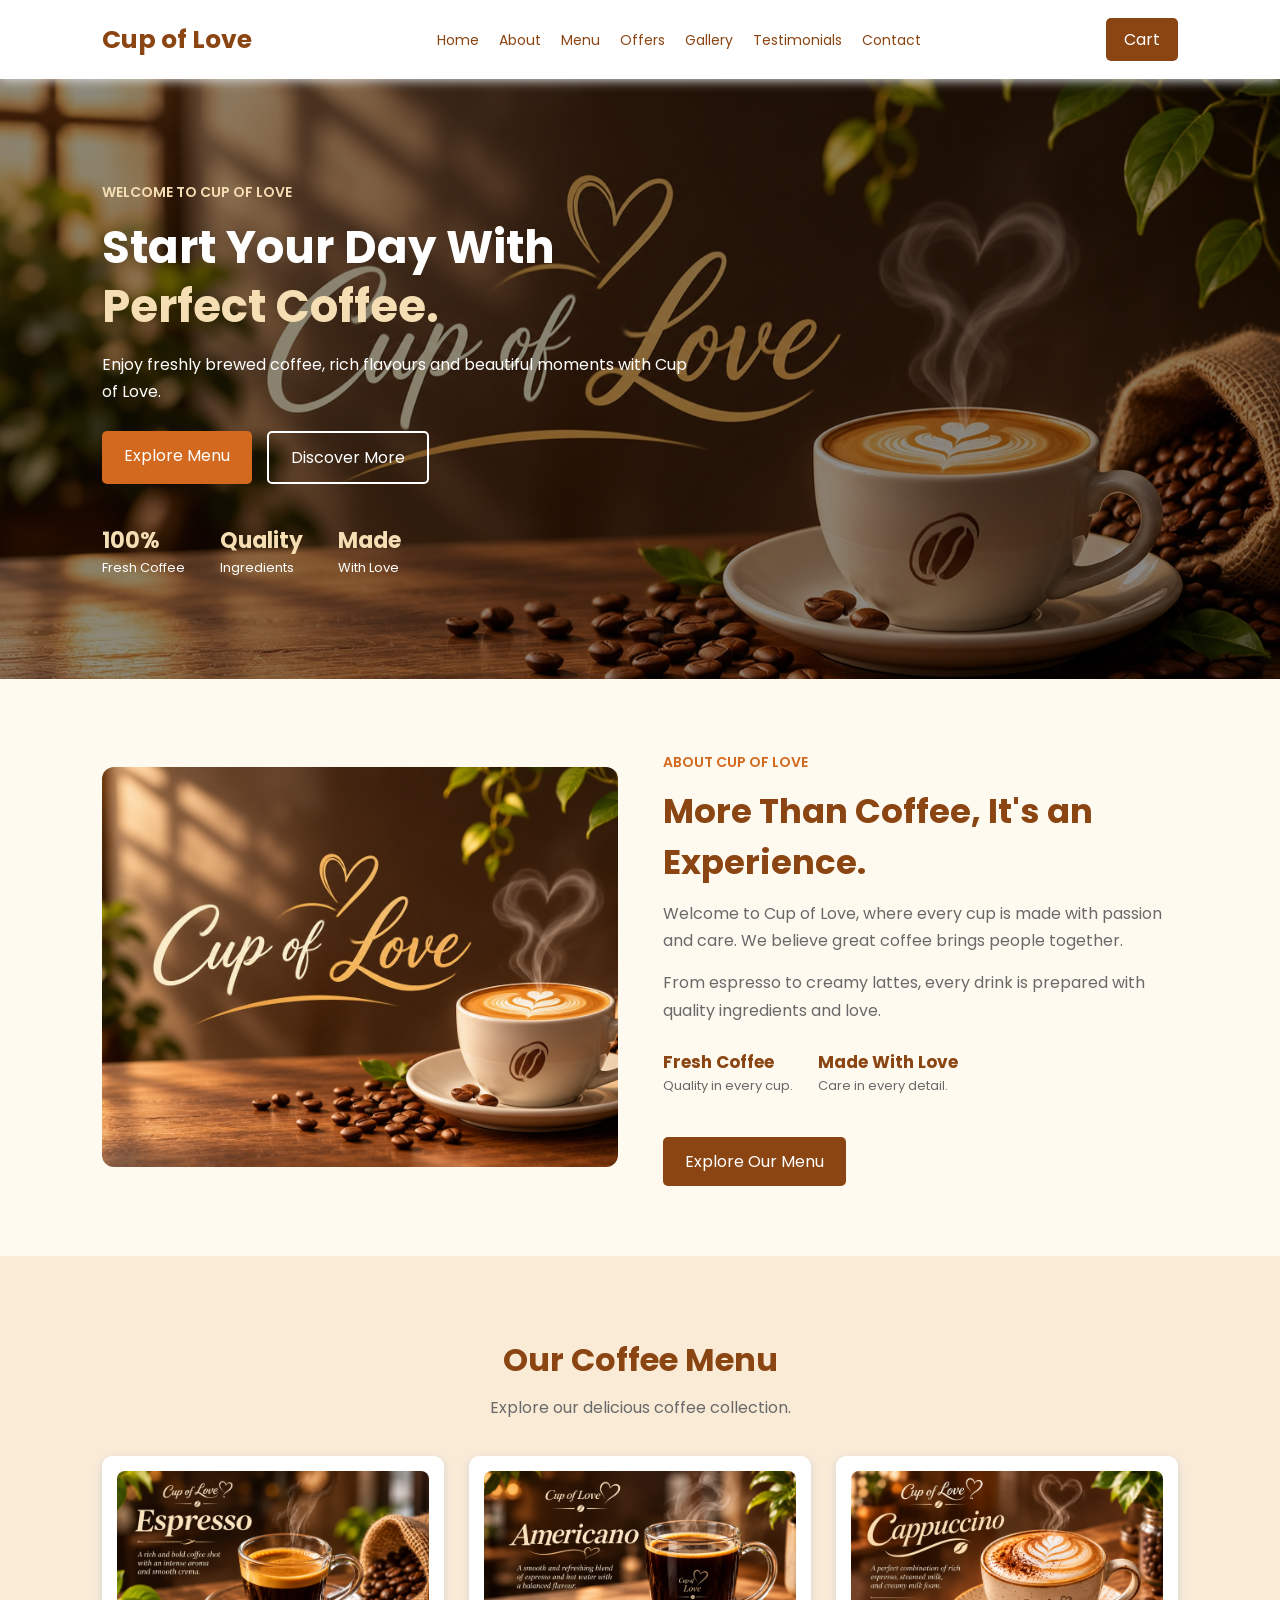
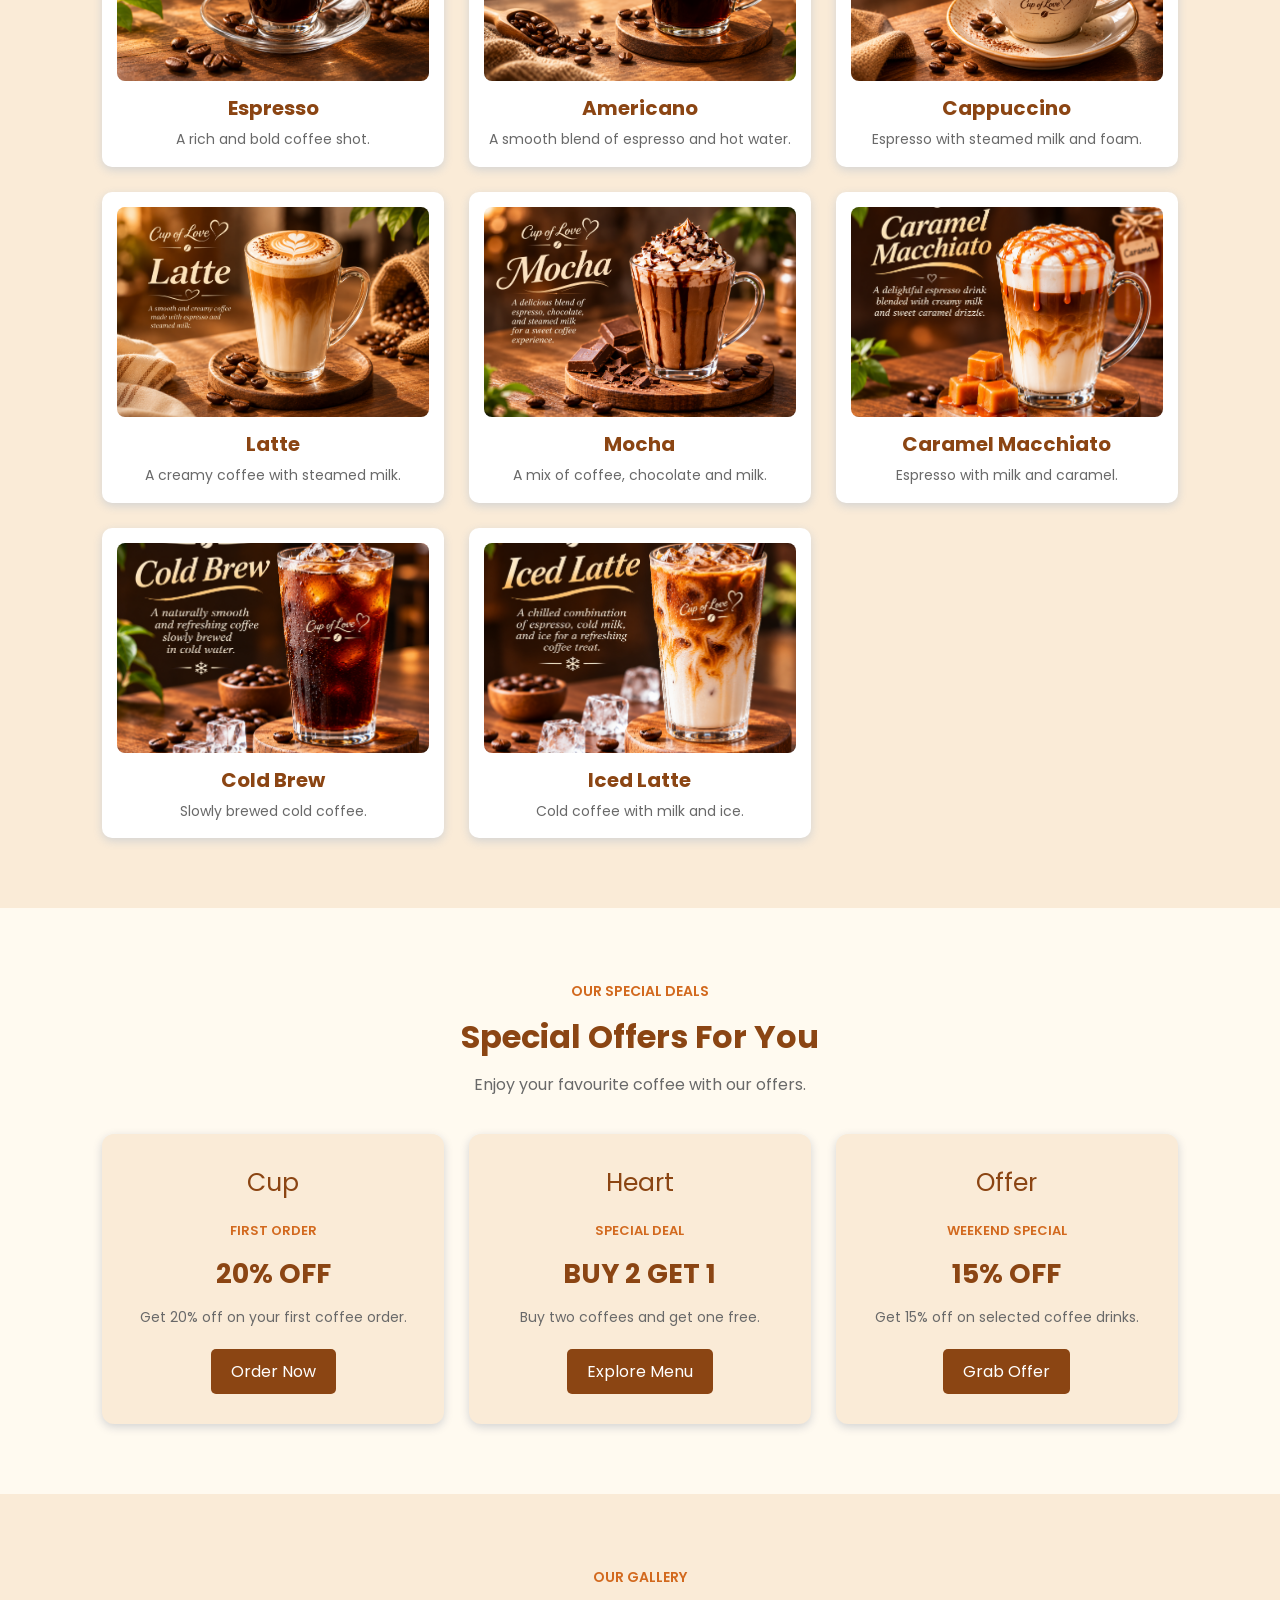
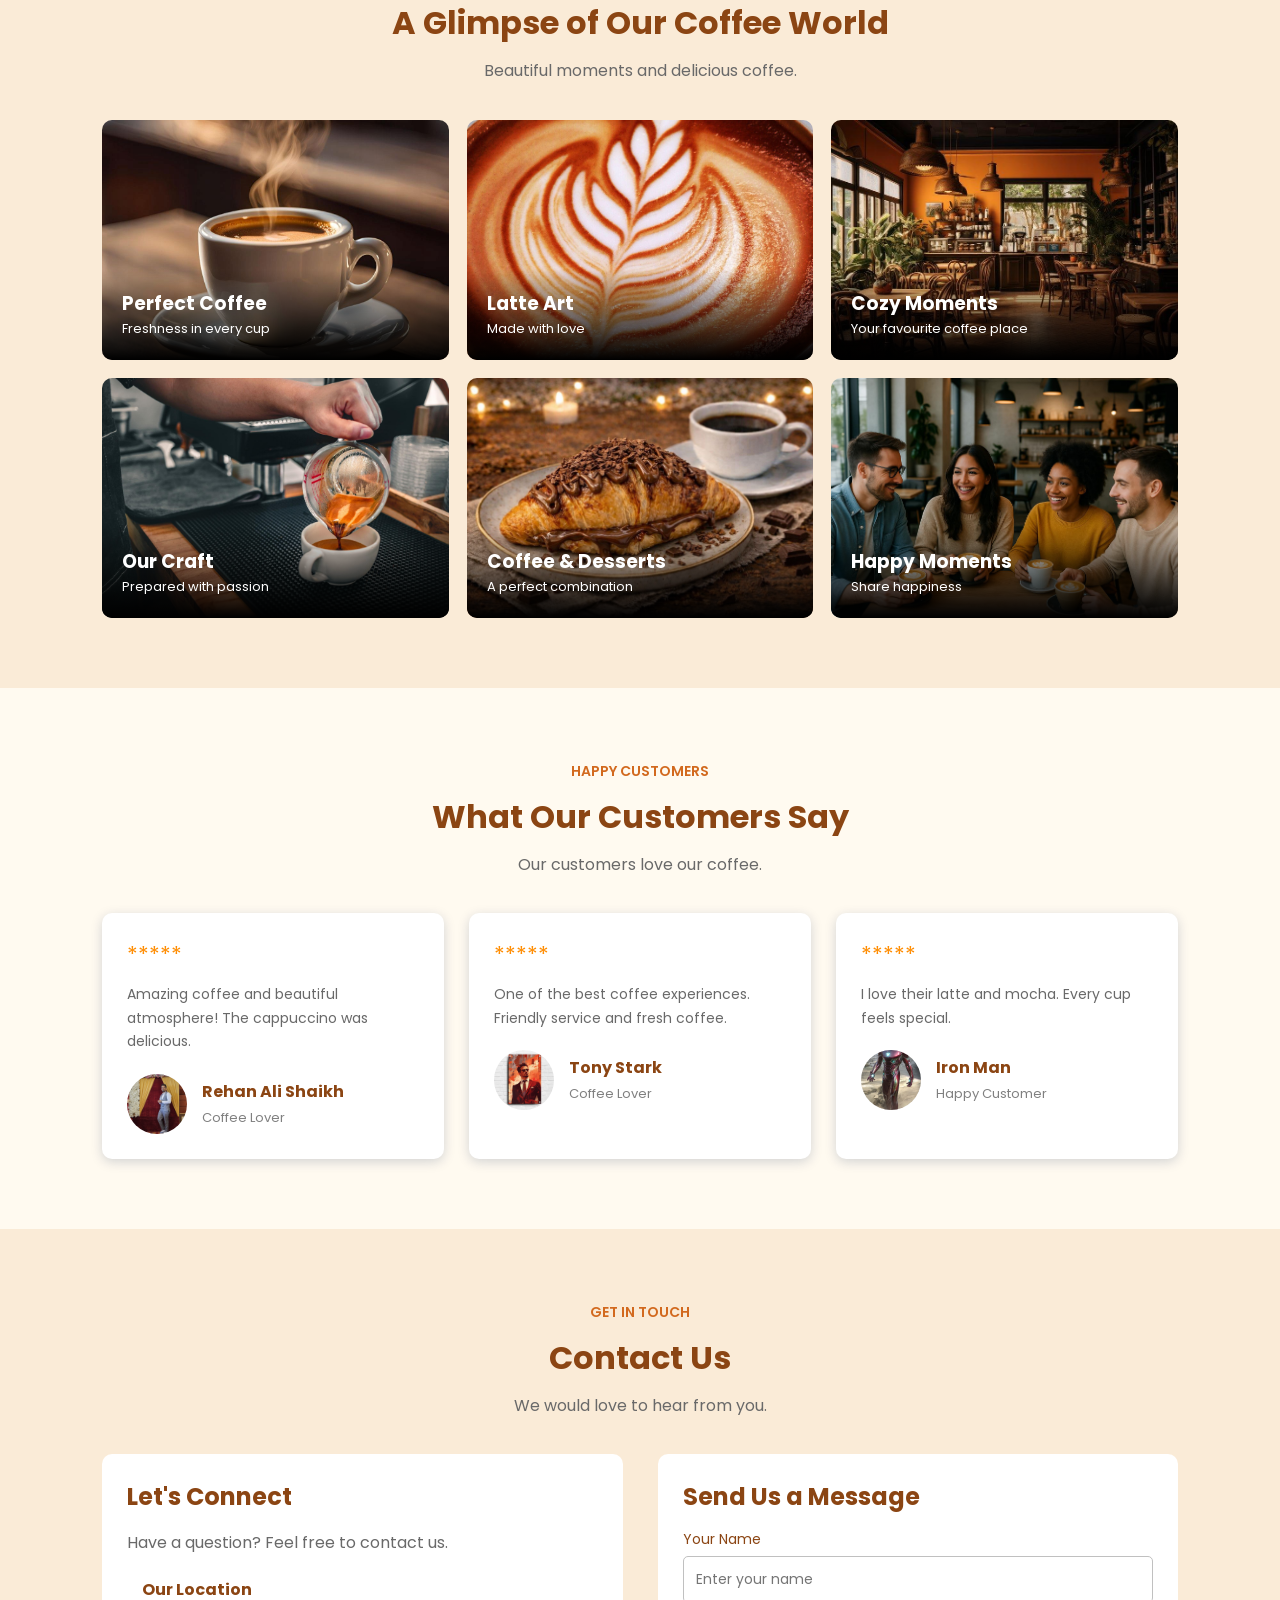
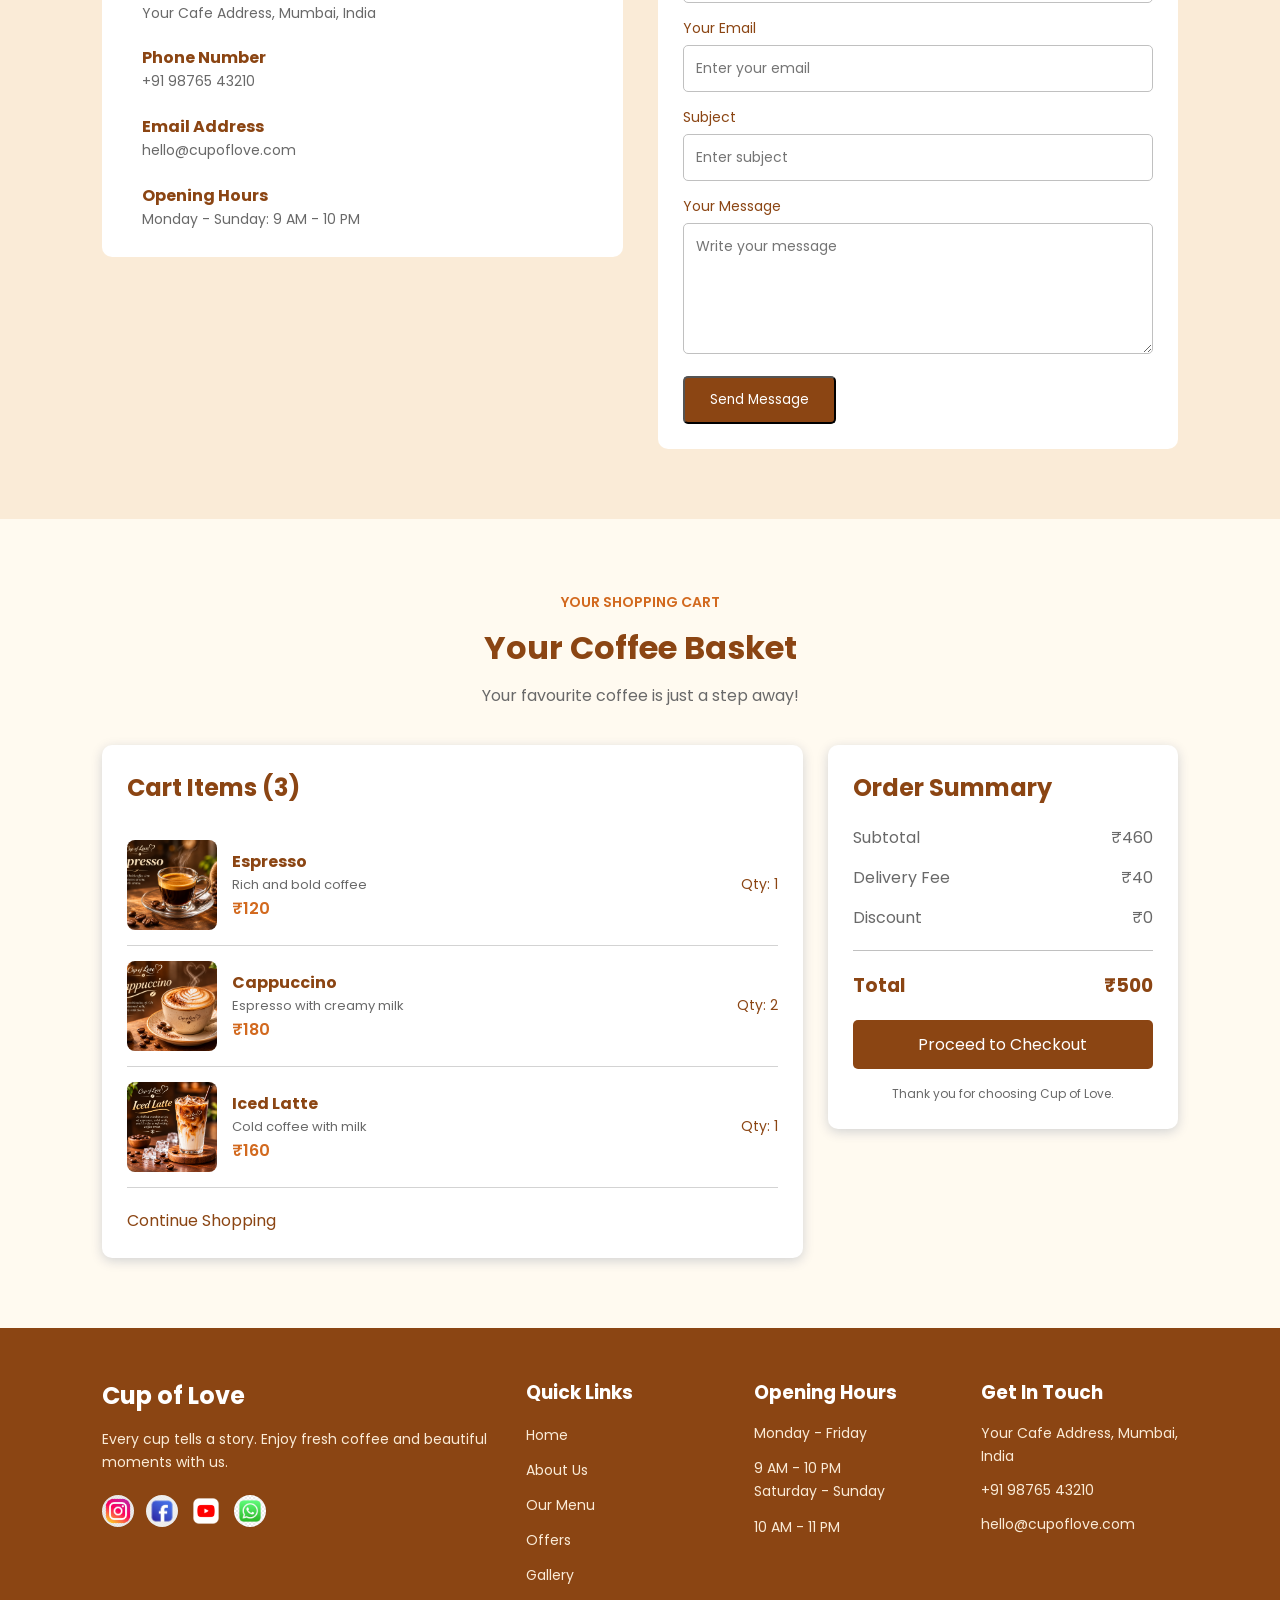
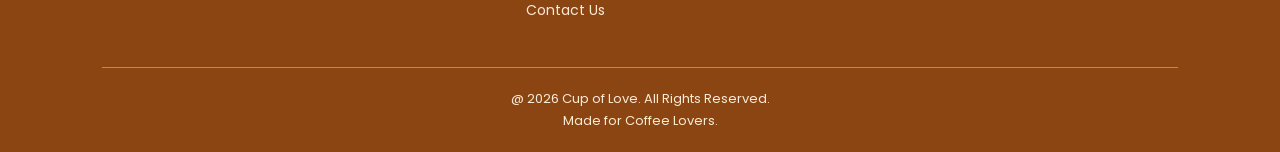
<file: index.html>
<!DOCTYPE html>
<html lang="en">
<head>
    <meta charset="UTF-8">
    <meta name="viewport" content="width=device-width, initial-scale=1.0">
    <title>Cup of Love</title>
    <link rel="icon" href="IMAGE/icon/icon.png">
    <link rel="stylesheet" href="CSS/Home.css">
</head>
<body>

<!-- Navbar -->
<header>
    <nav>
        <a href="#home">Cup of Love</a>
        <ul>
            <li><a href="#home">Home</a></li>
            <li><a href="#about">About</a></li>
            <li><a href="#menu">Menu</a></li>
            <li><a href="#offers">Offers</a></li>
            <li><a href="#gallery">Gallery</a></li>
            <li><a href="#testimonials">Testimonials</a></li>
            <li><a href="#contact">Contact</a></li>
        </ul>
        <a href="#cart">Cart</a>
        <button type="button"></button>
    </nav>
</header>

<!-- Home -->
<section id="home">
    <div class="home-container">
        <div class="home-content">
            <span class="home-tag">WELCOME TO CUP OF LOVE</span>
            <h1>Start Your Day With <span>Perfect Coffee.</span></h1>
            <p>Enjoy freshly brewed coffee, rich flavours and beautiful moments with Cup of Love.</p>

            <div class="home-buttons">
                <a href="#menu" class="home-btn">Explore Menu</a>
                <a href="#about" class="home-btn-outline">Discover More</a>
            </div>

            <div class="home-highlights">
                <div><h3>100%</h3><p>Fresh Coffee</p></div>
                <div><h3>Quality</h3><p>Ingredients</p></div>
                <div><h3>Made</h3><p>With Love</p></div>
            </div>
        </div>
    </div>
</section>

<!-- About -->
<section id="about">
    <div class="about-container">
        <div class="about-image">
            <img src="IMAGE/background.png" alt="Coffee Shop">
        </div>

        <div class="about-content">
            <span class="about-tag">ABOUT CUP OF LOVE</span>
            <h1>More Than Coffee, It's an Experience.</h1>
            <p>Welcome to Cup of Love, where every cup is made with passion and care. We believe great coffee brings people together.</p>
            <p>From espresso to creamy lattes, every drink is prepared with quality ingredients and love.</p>

            <div class="about-features">
                <div><h3>Fresh Coffee</h3><p>Quality in every cup.</p></div>
                <div><h3>Made With Love</h3><p>Care in every detail.</p></div>
            </div>

            <a href="#menu" class="about-btn">Explore Our Menu</a>
        </div>
    </div>
</section>

<!-- Menu -->
<section id="menu">
    <div class="menu-heading">
        <h1>Our Coffee Menu</h1>
        <p>Explore our delicious coffee collection.</p>
    </div>

    <div class="menu-container">
        <div class="menu-card">
            <img src="IMAGE/coffee img/Cup of Love Espresso Banner.png" alt="Espresso">
            <h2>Espresso</h2>
            <p>A rich and bold coffee shot.</p>
        </div>

        <div class="menu-card">
            <img src="IMAGE/coffee img/Cup of Love Americano Café Ad-1.png" alt="Americano">
            <h2>Americano</h2>
            <p>A smooth blend of espresso and hot water.</p>
        </div>

        <div class="menu-card">
            <img src="IMAGE/coffee img/Cup of Love Cappuccino Poster.png" alt="Cappuccino">
            <h2>Cappuccino</h2>
            <p>Espresso with steamed milk and foam.</p>
        </div>

        <div class="menu-card">
            <img src="IMAGE/coffee img/Cup of Love Latte Café Scene.png" alt="Latte">
            <h2>Latte</h2>
            <p>A creamy coffee with steamed milk.</p>
        </div>

        <div class="menu-card">
            <img src="IMAGE/coffee img/Cup of Love Mocha Delight.png" alt="Mocha">
            <h2>Mocha</h2>
            <p>A mix of coffee, chocolate and milk.</p>
        </div>

        <div class="menu-card">
            <img src="IMAGE/coffee img/Caramel Macchiato Coffee Poster.png" alt="Caramel Macchiato">
            <h2>Caramel Macchiato</h2>
            <p>Espresso with milk and caramel.</p>
        </div>

        <div class="menu-card">
            <img src="IMAGE/coffee img/Cup of Love Cold Brew Poster.png" alt="Cold Brew">
            <h2>Cold Brew</h2>
            <p>Slowly brewed cold coffee.</p>
        </div>

        <div class="menu-card">
            <img src="IMAGE/coffee img/Cup of Love Iced Latte.png" alt="Iced Latte">
            <h2>Iced Latte</h2>
            <p>Cold coffee with milk and ice.</p>
        </div>
    </div>
</section>

<!-- Offers -->
<section id="offers">
    <div class="offers-heading">
        <span>OUR SPECIAL DEALS</span>
        <h1>Special Offers For You</h1>
        <p>Enjoy your favourite coffee with our offers.</p>
    </div>

    <div class="offers-container">
        <div class="offer-card offer-one">
            <div class="offer-icon">Cup</div>
            <span class="offer-label">FIRST ORDER</span>
            <h2>20% OFF</h2>
            <p>Get 20% off on your first coffee order.</p>
            <a href="#menu" class="offer-btn">Order Now</a>
        </div>

        <div class="offer-card offer-two">
            <div class="offer-icon">Heart</div>
            <span class="offer-label">SPECIAL DEAL</span>
            <h2>BUY 2 GET 1</h2>
            <p>Buy two coffees and get one free.</p>
            <a href="#menu" class="offer-btn">Explore Menu</a>
        </div>

        <div class="offer-card offer-three">
            <div class="offer-icon">Offer</div>
            <span class="offer-label">WEEKEND SPECIAL</span>
            <h2>15% OFF</h2>
            <p>Get 15% off on selected coffee drinks.</p>
            <a href="#menu" class="offer-btn">Grab Offer</a>
        </div>
    </div>
</section>

<!-- Gallery -->
<section id="gallery">
    <div class="gallery-heading">
        <span>OUR GALLERY</span>
        <h1>A Glimpse of Our Coffee World</h1>
        <p>Beautiful moments and delicious coffee.</p>
    </div>

    <div class="gallery-container">
        <div class="gallery-item">
            <img src="IMAGE/gallery/g1.jpg" alt="Coffee">
            <div class="gallery-overlay"><h3>Perfect Coffee</h3><p>Freshness in every cup</p></div>
        </div>

        <div class="gallery-item">
            <img src="IMAGE/gallery/g2.jpg" alt="Latte Art">
            <div class="gallery-overlay"><h3>Latte Art</h3><p>Made with love</p></div>
        </div>

        <div class="gallery-item">
            <img src="IMAGE/gallery/g3.jpg" alt="Coffee Shop">
            <div class="gallery-overlay"><h3>Cozy Moments</h3><p>Your favourite coffee place</p></div>
        </div>

        <div class="gallery-item">
            <img src="IMAGE/gallery/g4.jpg" alt="Coffee Preparation">
            <div class="gallery-overlay"><h3>Our Craft</h3><p>Prepared with passion</p></div>
        </div>

        <div class="gallery-item">
            <img src="IMAGE/gallery/g5.jpg" alt="Coffee and Desserts">
            <div class="gallery-overlay"><h3>Coffee & Desserts</h3><p>A perfect combination</p></div>
        </div>

        <div class="gallery-item">
            <img src="IMAGE/gallery/friends.jpg" alt="Friends">
            <div class="gallery-overlay"><h3>Happy Moments</h3><p>Share happiness</p></div>
        </div>
    </div>
</section>

<!-- Testimonials -->
<section id="testimonials">
    <div class="testimonial-heading">
        <span>HAPPY CUSTOMERS</span>
        <h1>What Our Customers Say</h1>
        <p>Our customers love our coffee.</p>
    </div>

    <div class="testimonial-container">
        <div class="testimonial-card">
            <div class="customer-stars">*****</div>
            <p class="customer-review">Amazing coffee and beautiful atmosphere! The cappuccino was delicious.</p>
            <div class="customer-info">
                <img src="IMAGE/review/rehan.jpeg" alt="Rehan">
                <div><h3>Rehan Ali Shaikh</h3><span>Coffee Lover</span></div>
            </div>
        </div>

        <div class="testimonial-card">
            <div class="customer-stars">*****</div>
            <p class="customer-review">One of the best coffee experiences. Friendly service and fresh coffee.</p>
            <div class="customer-info">
                <img src="IMAGE/review/tony.webp" alt="Tony">
                <div><h3>Tony Stark</h3><span>Coffee Lover</span></div>
            </div>
        </div>

        <div class="testimonial-card">
            <div class="customer-stars">*****</div>
            <p class="customer-review">I love their latte and mocha. Every cup feels special.</p>
            <div class="customer-info">
                <img src="IMAGE/review/does-tony-starks-iron-man-suit-require-intensive-training-v0-m0lab73raasa1.webp" alt="Customer">
                <div><h3>Iron Man</h3><span>Happy Customer</span></div>
            </div>
        </div>
    </div>
</section>

<!-- Contact -->
<section id="contact">
    <div class="contact-heading">
        <span>GET IN TOUCH</span>
        <h1>Contact Us</h1>
        <p>We would love to hear from you.</p>
    </div>

    <div class="contact-container">
        <div class="contact-info">
            <h2>Let's Connect</h2>
            <p>Have a question? Feel free to contact us.</p>

            <div class="contact-detail">
                <span></span>
                <div><h3>Our Location</h3><p>Your Cafe Address, Mumbai, India</p></div>
            </div>

            <div class="contact-detail">
                <span></span>
                <div><h3>Phone Number</h3><p>+91 98765 43210</p></div>
            </div>

            <div class="contact-detail">
                <span></span>
                <div><h3>Email Address</h3><p>hello@cupoflove.com</p></div>
            </div>

            <div class="contact-detail">
                <span></span>
                <div><h3>Opening Hours</h3><p>Monday - Sunday: 9 AM - 10 PM</p></div>
            </div>
        </div>

        <div class="contact-form">
            <h2>Send Us a Message</h2>
            <form action="#" method="post">
                <div class="form-group">
                    <label for="name">Your Name</label>
                    <input type="text" id="name" name="name" placeholder="Enter your name" required>
                </div>

                <div class="form-group">
                    <label for="email">Your Email</label>
                    <input type="email" id="email" name="email" placeholder="Enter your email" required>
                </div>

                <div class="form-group">
                    <label for="subject">Subject</label>
                    <input type="text" id="subject" name="subject" placeholder="Enter subject" required>
                </div>

                <div class="form-group">
                    <label for="message">Your Message</label>
                    <textarea id="message" name="message" rows="5" placeholder="Write your message" required></textarea>
                </div>

                <button type="submit" class="contact-btn">Send Message</button>
            </form>
        </div>
    </div>
</section>

<!-- Cart -->
<section id="cart">
    <div class="cart-heading">
        <span>YOUR SHOPPING CART</span>
        <h1>Your Coffee Basket</h1>
        <p>Your favourite coffee is just a step away!</p>
    </div>

    <div class="cart-container">
        <div class="cart-items">
            <h2>Cart Items (3)</h2>

            <div class="cart-item">
                <img src="IMAGE/coffee img/Cup of Love Espresso Banner.png" alt="Espresso">
                <div class="cart-item-info">
                    <h3>Espresso</h3>
                    <p>Rich and bold coffee</p>
                    <span class="cart-price">₹120</span>
                </div>
                <div class="cart-quantity"><span>Qty: 1</span></div>
            </div>

            <div class="cart-item">
                <img src="IMAGE/coffee img/Cup of Love Cappuccino Poster.png" alt="Cappuccino">
                <div class="cart-item-info">
                    <h3>Cappuccino</h3>
                    <p>Espresso with creamy milk</p>
                    <span class="cart-price">₹180</span>
                </div>
                <div class="cart-quantity"><span>Qty: 2</span></div>
            </div>

            <div class="cart-item">
                <img src="IMAGE/coffee img/Cup of Love Iced Latte.png" alt="Iced Latte">
                <div class="cart-item-info">
                    <h3>Iced Latte</h3>
                    <p>Cold coffee with milk</p>
                    <span class="cart-price">₹160</span>
                </div>
                <div class="cart-quantity"><span>Qty: 1</span></div>
            </div>

            <a href="#menu" class="continue-shopping">Continue Shopping</a>
        </div>

        <div class="cart-summary">
            <h2>Order Summary</h2>
            <div class="summary-row"><span>Subtotal</span><span>₹460</span></div>
            <div class="summary-row"><span>Delivery Fee</span><span>₹40</span></div>
            <div class="summary-row"><span>Discount</span><span>₹0</span></div>
            <div class="summary-divider"></div>
            <div class="summary-total"><h3>Total</h3><h3>₹500</h3></div>
            <a href="#contact" class="checkout-btn">Proceed to Checkout</a>
            <p class="cart-note">Thank you for choosing Cup of Love.</p>
        </div>
    </div>
</section>

<!-- Footer -->
<footer id="footer">
    <div class="footer-container">
        <div class="footer-box footer-about">
            <h2>Cup of Love</h2>
            <p>Every cup tells a story. Enjoy fresh coffee and beautiful moments with us.</p>

            <div class="footer-social">
                <a href="#" aria-label="Instagram"><img src="IMAGE/icon/instagram-vector-logo-icon-social-media-logotype_901408-392.avif" alt=""></a>
                <a href="#" aria-label="Facebook"><img src="IMAGE/icon/facebook.jpg" alt=""></a>
                <a href="#" aria-label="YouTube"><img src="IMAGE/icon/youtub.webp" alt=""></a>
                <a href="#" aria-label="WhatsApp"><img src="IMAGE/icon/whatsapp.jpg" alt=""></a>
            </div>
        </div>

        <div class="footer-box">
            <h3>Quick Links</h3>
            <ul>
                <li><a href="#home">Home</a></li>
                <li><a href="#about">About Us</a></li>
                <li><a href="#menu">Our Menu</a></li>
                <li><a href="#offers">Offers</a></li>
                <li><a href="#gallery">Gallery</a></li>
                <li><a href="#contact">Contact Us</a></li>
            </ul>
        </div>

        <div class="footer-box">
            <h3>Opening Hours</h3>
            <p>Monday - Friday</p>
            <span>9 AM - 10 PM</span>
            <p>Saturday - Sunday</p>
            <span>10 AM - 11 PM</span>
        </div>

        <div class="footer-box">
            <h3>Get In Touch</h3>
            <p>Your Cafe Address, Mumbai, India</p>
            <p>+91 98765 43210</p>
            <p>hello@cupoflove.com</p>
        </div>
    </div>

    <div class="footer-bottom">
        <p>@ 2026 Cup of Love. All Rights Reserved.</p>
        <p>Made for Coffee Lovers.</p>
    </div>
</footer>

</body>
</html>
</file>
<file: CSS/Home.css>
@import url('https://fonts.googleapis.com/css2?family=Poppins:wght@300;400;500;600;700&display=swap');

/* Common CSS */
* {
    margin: 0;
    padding: 0;
    box-sizing: border-box;
    font-family: 'Poppins', sans-serif;
}

html {
    scroll-behavior: smooth;
}

body {
    background-color: floralwhite;
    color: saddlebrown;
}

section {
    padding: 70px 8%;
}

h1, h2, h3 {
    color: saddlebrown;
}

p {
    color: dimgray;
    line-height: 1.7;
}

a {
    text-decoration: none;
}

button, a {
    transition: 0.3s;
}

/* Navbar */
header {
    background-color: white;
    padding: 18px 8%;
    box-shadow: 0 2px 10px lightgray;
    position: sticky;
    top: 0;
    z-index: 100;
}

nav {
    display: flex;
    justify-content: space-between;
    align-items: center;
    gap: 20px;
}

nav > a:first-child {
    font-size: 25px;
    font-weight: 700;
    color: saddlebrown;
}

nav ul {
    display: flex;
    align-items: center;
    gap: 20px;
    list-style: none;
}

nav ul li a {
    color: saddlebrown;
    font-size: 14px;
}

nav ul li a:hover {
    color: chocolate;
}

nav > a:last-of-type {
    background-color: saddlebrown;
    color: white;
    padding: 9px 18px;
    border-radius: 5px;
}

nav > a:last-of-type:hover {
    background-color: chocolate;
}

nav button {
    display: none;
}

/* Home Section */
#home {
    min-height: 600px;
    display: flex;
    align-items: center;
    background-image: url("../IMAGE/background.png");
    background-size: cover;
    background-position: center;
    background-repeat: no-repeat;
    position: relative;
}

#home::before {
    content: "";
    position: absolute;
    inset: 0;
    background-color: rgba(0, 0, 0, 0.45);
}

.home-container {
    width: 100%;
    position: relative;
    z-index: 1;
}

.home-content {
    max-width: 600px;
}

.home-tag {
    color: wheat;
    font-size: 14px;
    font-weight: 600;
}

.home-content h1 {
    color: white;
    font-size: 45px;
    line-height: 1.3;
    margin: 15px 0;
}

.home-content h1 span {
    color: wheat;
}

.home-content p {
    color: white;
    margin-bottom: 25px;
}

.home-buttons {
    display: flex;
    gap: 15px;
    flex-wrap: wrap;
}

.home-btn,
.home-btn-outline {
    display: inline-block;
    padding: 12px 22px;
    border-radius: 5px;
}

.home-btn {
    background-color: chocolate;
    color: white;
}

.home-btn:hover {
    background-color: saddlebrown;
    transform: translateY(-3px);
}

.home-btn-outline {
    border: 2px solid white;
    color: white;
}

.home-btn-outline:hover {
    background-color: white;
    color: saddlebrown;
}

.home-highlights {
    display: flex;
    gap: 35px;
    margin-top: 40px;
    flex-wrap: wrap;
}

.home-highlights h3 {
    color: wheat;
    font-size: 22px;
}

.home-highlights p {
    font-size: 13px;
    margin: 0;
}

/* About Section */
#about {
    background-color: floralwhite;
}

.about-container {
    display: flex;
    align-items: center;
    gap: 45px;
}

.about-image,
.about-content {
    flex: 1;
    min-width: 0;
}

.about-image img {
    width: 100%;
    height: 400px;
    object-fit: cover;
    display: block;
    border-radius: 12px;
}

.about-tag {
    color: chocolate;
    font-weight: 600;
    font-size: 14px;
}

.about-content h1 {
    font-size: 34px;
    margin: 12px 0;
}

.about-content p {
    margin-bottom: 15px;
}

.about-features {
    display: flex;
    gap: 25px;
    margin: 25px 0;
}

.about-features h3 {
    font-size: 17px;
}

.about-features p {
    font-size: 13px;
}

.about-btn {
    display: inline-block;
    background-color: saddlebrown;
    color: white;
    padding: 12px 22px;
    border-radius: 5px;
}

.about-btn:hover {
    background-color: chocolate;
}

/* Menu Section */
#menu {
    background-color: antiquewhite;
}

.menu-heading,
.offers-heading,
.gallery-heading,
.testimonial-heading,
.contact-heading,
.cart-heading {
    text-align: center;
    margin-bottom: 35px;
}

.menu-heading h1,
.offers-heading h1,
.gallery-heading h1,
.testimonial-heading h1,
.contact-heading h1,
.cart-heading h1 {
    font-size: 32px;
    margin: 10px 0;
}

.menu-container {
    display: grid;
    grid-template-columns: repeat(3, minmax(0, 1fr));
    gap: 25px;
}

.menu-card {
    background-color: white;
    padding: 15px;
    border-radius: 10px;
    text-align: center;
    box-shadow: 0 3px 10px lightgray;
    transition: 0.3s;
    overflow: hidden;
}

.menu-card:hover {
    transform: translateY(-7px);
    box-shadow: 0 8px 18px silver;
}

.menu-card img {
    width: 100%;
    height: 210px;
    object-fit: cover;
    display: block;
    border-radius: 8px;
}

.menu-card h2 {
    font-size: 20px;
    margin: 12px 0 5px;
}

.menu-card p {
    font-size: 14px;
}

/* Offers Section */
#offers {
    background-color: floralwhite;
}

.offers-heading span,
.gallery-heading span,
.testimonial-heading span,
.contact-heading span,
.cart-heading span {
    color: chocolate;
    font-size: 14px;
    font-weight: 600;
}

.offers-container {
    display: grid;
    grid-template-columns: repeat(3, minmax(0, 1fr));
    gap: 25px;
}

.offer-card {
    padding: 30px 22px;
    border-radius: 12px;
    text-align: center;
    background-color: antiquewhite;
    box-shadow: 0 3px 10px lightgray;
    transition: 0.3s;
}

.offer-card:hover {
    transform: translateY(-7px);
}

.offer-icon {
    font-size: 25px;
    margin-bottom: 15px;
}

.offer-label {
    color: chocolate;
    font-size: 13px;
    font-weight: 600;
}

.offer-card h2 {
    font-size: 27px;
    margin: 12px 0;
}

.offer-card p {
    font-size: 14px;
    margin-bottom: 20px;
}

.offer-btn {
    display: inline-block;
    background-color: saddlebrown;
    color: white;
    padding: 10px 20px;
    border-radius: 5px;
}

.offer-btn:hover {
    background-color: chocolate;
}

/* Gallery Section */
#gallery {
    background-color: antiquewhite;
}

.gallery-container {
    display: grid;
    grid-template-columns: repeat(3, minmax(0, 1fr));
    gap: 18px;
}

.gallery-item {
    height: 240px;
    position: relative;
    overflow: hidden;
    border-radius: 10px;
}

.gallery-item img {
    width: 100%;
    height: 100%;
    object-fit: cover;
    display: block;
    transition: 0.4s;
}

.gallery-item:hover img {
    transform: scale(1.08);
}

.gallery-overlay {
    position: absolute;
    left: 0;
    bottom: 0;
    width: 100%;
    padding: 20px;
    background: linear-gradient(transparent, black);
    color: white;
}

.gallery-overlay h3 {
    color: white;
}

.gallery-overlay p {
    color: white;
    font-size: 13px;
}

/* Testimonials */
#testimonials {
    background-color: floralwhite;
}

.testimonial-container {
    display: grid;
    grid-template-columns: repeat(3, minmax(0, 1fr));
    gap: 25px;
}

.testimonial-card {
    background-color: white;
    padding: 25px;
    border-radius: 10px;
    box-shadow: 0 3px 12px lightgray;
    transition: 0.3s;
}

.testimonial-card:hover {
    transform: translateY(-5px);
}

.customer-stars {
    color: darkorange;
    font-size: 22px;
    margin-bottom: 12px;
}

.customer-review {
    font-size: 14px;
    margin-bottom: 20px;
}

.customer-info {
    display: flex;
    align-items: center;
    gap: 15px;
}

.customer-info img {
    width: 60px;
    height: 60px;
    object-fit: cover;
    border-radius: 50%;
}

.customer-info h3 {
    font-size: 16px;
}

.customer-info span {
    color: gray;
    font-size: 13px;
}

/* Contact Section */
#contact {
    background-color: antiquewhite;
}

.contact-container {
    display: flex;
    align-items: flex-start;
    gap: 35px;
}

.contact-info,
.contact-form {
    flex: 1;
    min-width: 0;
    background-color: white;
    padding: 25px;
    border-radius: 10px;
}

.contact-info h2,
.contact-form h2 {
    margin-bottom: 15px;
}

.contact-detail {
    display: flex;
    gap: 15px;
    margin-top: 20px;
}

.contact-detail h3 {
    font-size: 16px;
}

.contact-detail p {
    font-size: 14px;
}

.form-group {
    margin-bottom: 15px;
}

.form-group label {
    display: block;
    margin-bottom: 6px;
    color: saddlebrown;
    font-size: 14px;
}

.form-group input,
.form-group textarea {
    width: 100%;
    padding: 12px;
    border: 1px solid silver;
    border-radius: 5px;
    outline: none;
    font-size: 14px;
}

.form-group input:focus,
.form-group textarea:focus {
    border-color: chocolate;
}

.form-group textarea {
    resize: vertical;
}

.contact-btn {
    background-color: saddlebrown;
    color: white;
    padding: 12px 25px;
    border-radius: 5px;
}

.contact-btn:hover {
    background-color: chocolate;
}

/* Cart Section */
#cart {
    background-color: floralwhite;
}

.cart-container {
    display: grid;
    grid-template-columns: 2fr 1fr;
    gap: 25px;
    align-items: start;
}

.cart-items,
.cart-summary {
    background-color: white;
    padding: 25px;
    border-radius: 10px;
    box-shadow: 0 3px 12px lightgray;
}

.cart-items h2,
.cart-summary h2 {
    margin-bottom: 20px;
}

.cart-item {
    display: flex;
    align-items: center;
    gap: 15px;
    padding: 15px 0;
    border-bottom: 1px solid lightgray;
}

.cart-item img {
    width: 90px;
    height: 90px;
    object-fit: cover;
    border-radius: 8px;
}

.cart-item-info {
    flex: 1;
    min-width: 0;
}

.cart-item-info h3 {
    font-size: 16px;
}

.cart-item-info p {
    font-size: 13px;
}

.cart-price {
    color: chocolate;
    font-weight: 600;
}

.cart-quantity {
    font-size: 14px;
}

.continue-shopping {
    display: inline-block;
    margin-top: 20px;
    color: saddlebrown;
}

.continue-shopping:hover {
    color: chocolate;
}

.summary-row,
.summary-total {
    display: flex;
    justify-content: space-between;
    gap: 10px;
    margin: 15px 0;
}

.summary-row span {
    color: dimgray;
}

.summary-divider {
    border-top: 1px solid silver;
    margin: 20px 0;
}

.checkout-btn {
    display: block;
    text-align: center;
    background-color: saddlebrown;
    color: white;
    padding: 12px;
    border-radius: 5px;
    margin-top: 20px;
}

.checkout-btn:hover {
    background-color: chocolate;
}

.cart-note {
    font-size: 12px;
    text-align: center;
    margin-top: 15px;
}

/* Footer */
#footer {
    background-color: saddlebrown;
    padding: 50px 8% 20px;
}

.footer-container {
    display: grid;
    grid-template-columns: 2fr 1fr 1fr 1fr;
    gap: 30px;
}

.footer-box h2,
.footer-box h3 {
    color: white;
    margin-bottom: 15px;
}

.footer-box p,
.footer-box span {
    color: antiquewhite;
    font-size: 14px;
    margin-bottom: 10px;
}

.footer-box ul {
    list-style: none;
}

.footer-box li {
    margin-bottom: 10px;
}

.footer-box a {
    color: antiquewhite;
    font-size: 14px;
}

.footer-box a:hover {
    color: orange;
}

.footer-social {
    display: flex;
    gap: 12px;
    margin-top: 20px;
}

.footer-social img {
    width: 32px;
    height: 32px;
    object-fit: cover;
    border-radius: 50%;
    display: block;
}

.footer-bottom {
    border-top: 1px solid peru;
    margin-top: 35px;
    padding-top: 20px;
    text-align: center;
}

.footer-bottom p {
    color: antiquewhite;
    font-size: 13px;
}

/* Tablet Screen */
@media (max-width: 1000px) {

    nav ul {
        gap: 10px;
    }

    nav ul li a {
        font-size: 12px;
    }

    .menu-container,
    .offers-container,
    .gallery-container,
    .testimonial-container {
        grid-template-columns: repeat(2, minmax(0, 1fr));
    }

    .footer-container {
        grid-template-columns: repeat(2, 1fr);
    }
}

/* Mobile Screen */
@media (max-width: 650px) {

    section {
        padding: 45px 5%;
    }

    header {
        padding: 15px 5%;
    }

    nav {
        flex-wrap: wrap;
    }

    nav ul {
        width: 100%;
        justify-content: center;
        flex-wrap: wrap;
        gap: 12px;
        order: 3;
    }

    nav ul li a {
        font-size: 12px;
    }

    #home {
        min-height: 500px;
        padding: 50px 5%;
    }

    .home-content h1 {
        font-size: 32px;
    }

    .home-highlights {
        gap: 20px;
    }

    .about-container {
        flex-direction: column;
    }

    .about-image,
    .about-content {
        width: 100%;
    }

    .about-image img {
        height: 280px;
    }

    .about-content h1 {
        font-size: 27px;
    }

    .menu-container,
    .offers-container,
    .gallery-container,
    .testimonial-container {
        grid-template-columns: 1fr;
    }

    .menu-card img {
        height: 220px;
    }

    .gallery-item {
        height: 230px;
    }

    .contact-container {
        flex-direction: column;
    }

    .contact-info,
    .contact-form {
        width: 100%;
    }

    .cart-container {
        grid-template-columns: 1fr;
    }

    .cart-item img {
        width: 70px;
        height: 70px;
    }

    .cart-items,
    .cart-summary {
        padding: 18px;
    }

    .footer-container {
        grid-template-columns: 1fr;
    }

    .footer-bottom {
        line-height: 2;
    }
}
</file>
